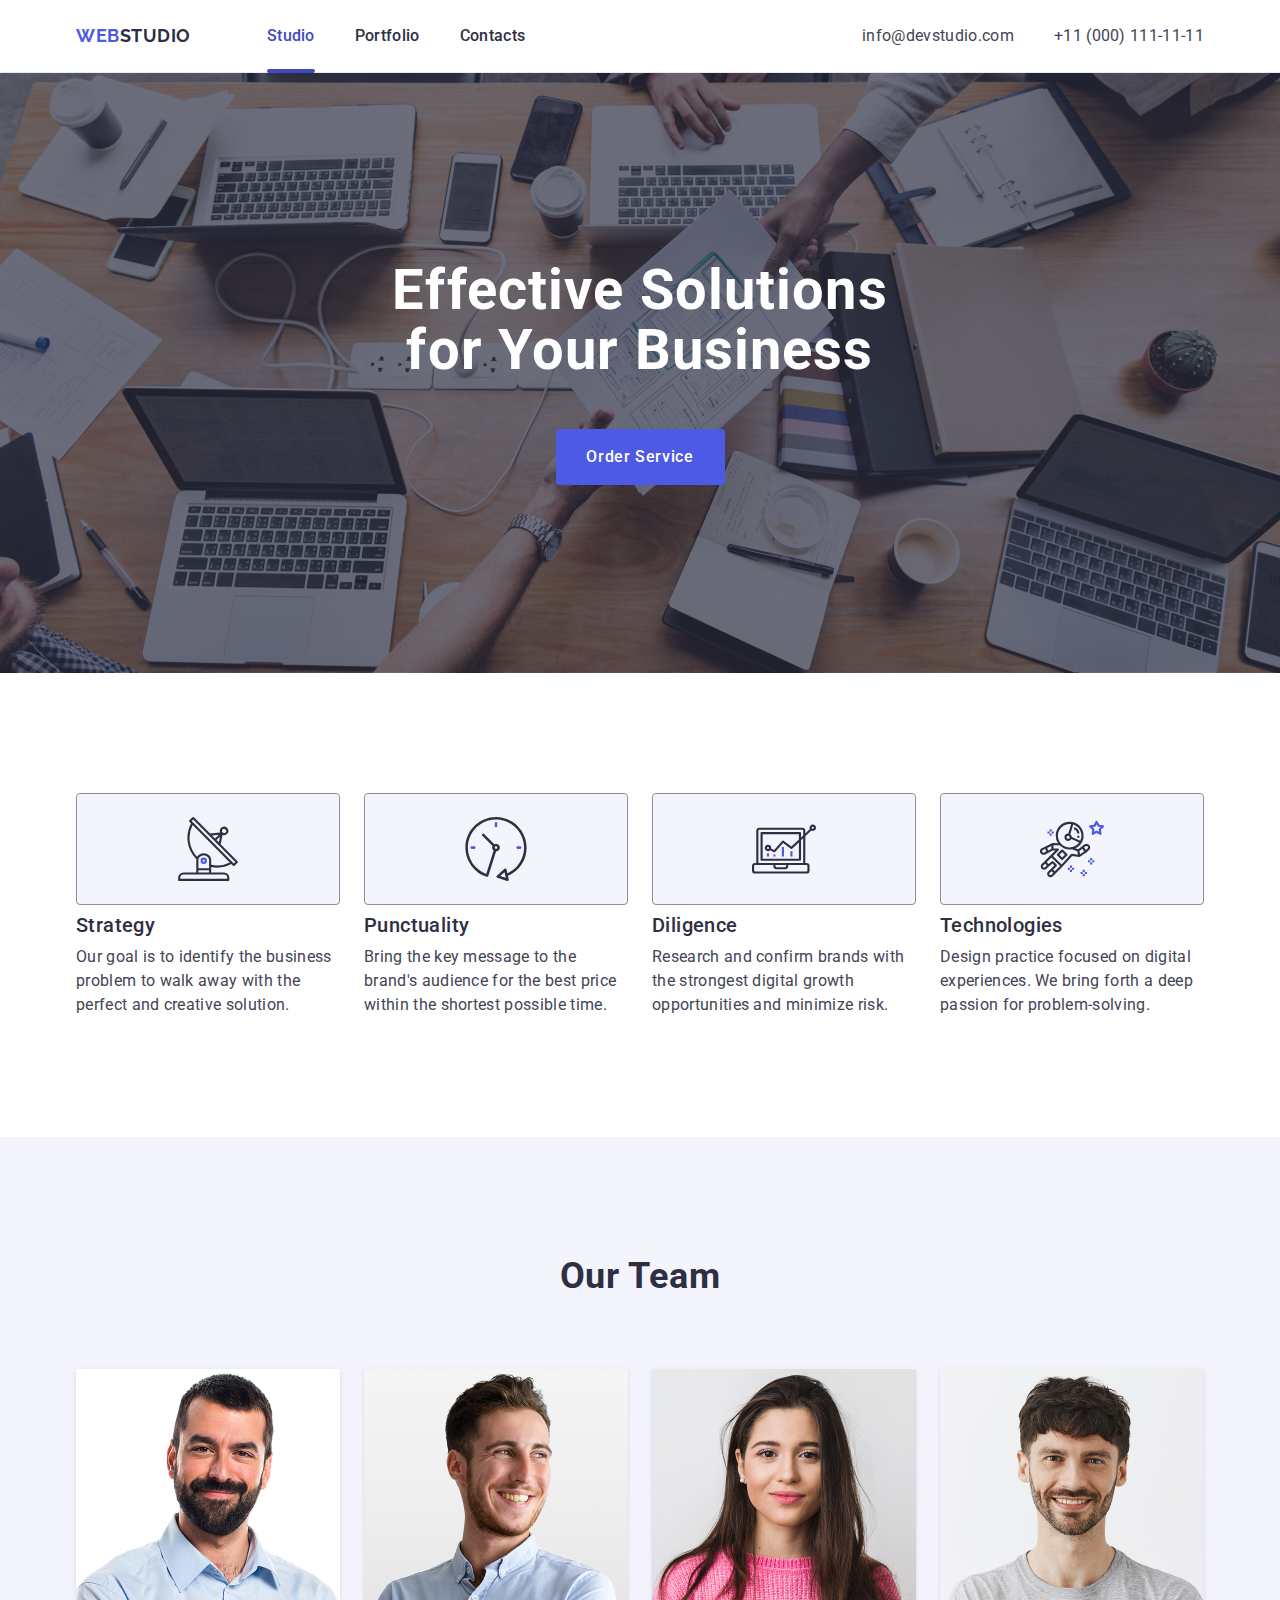
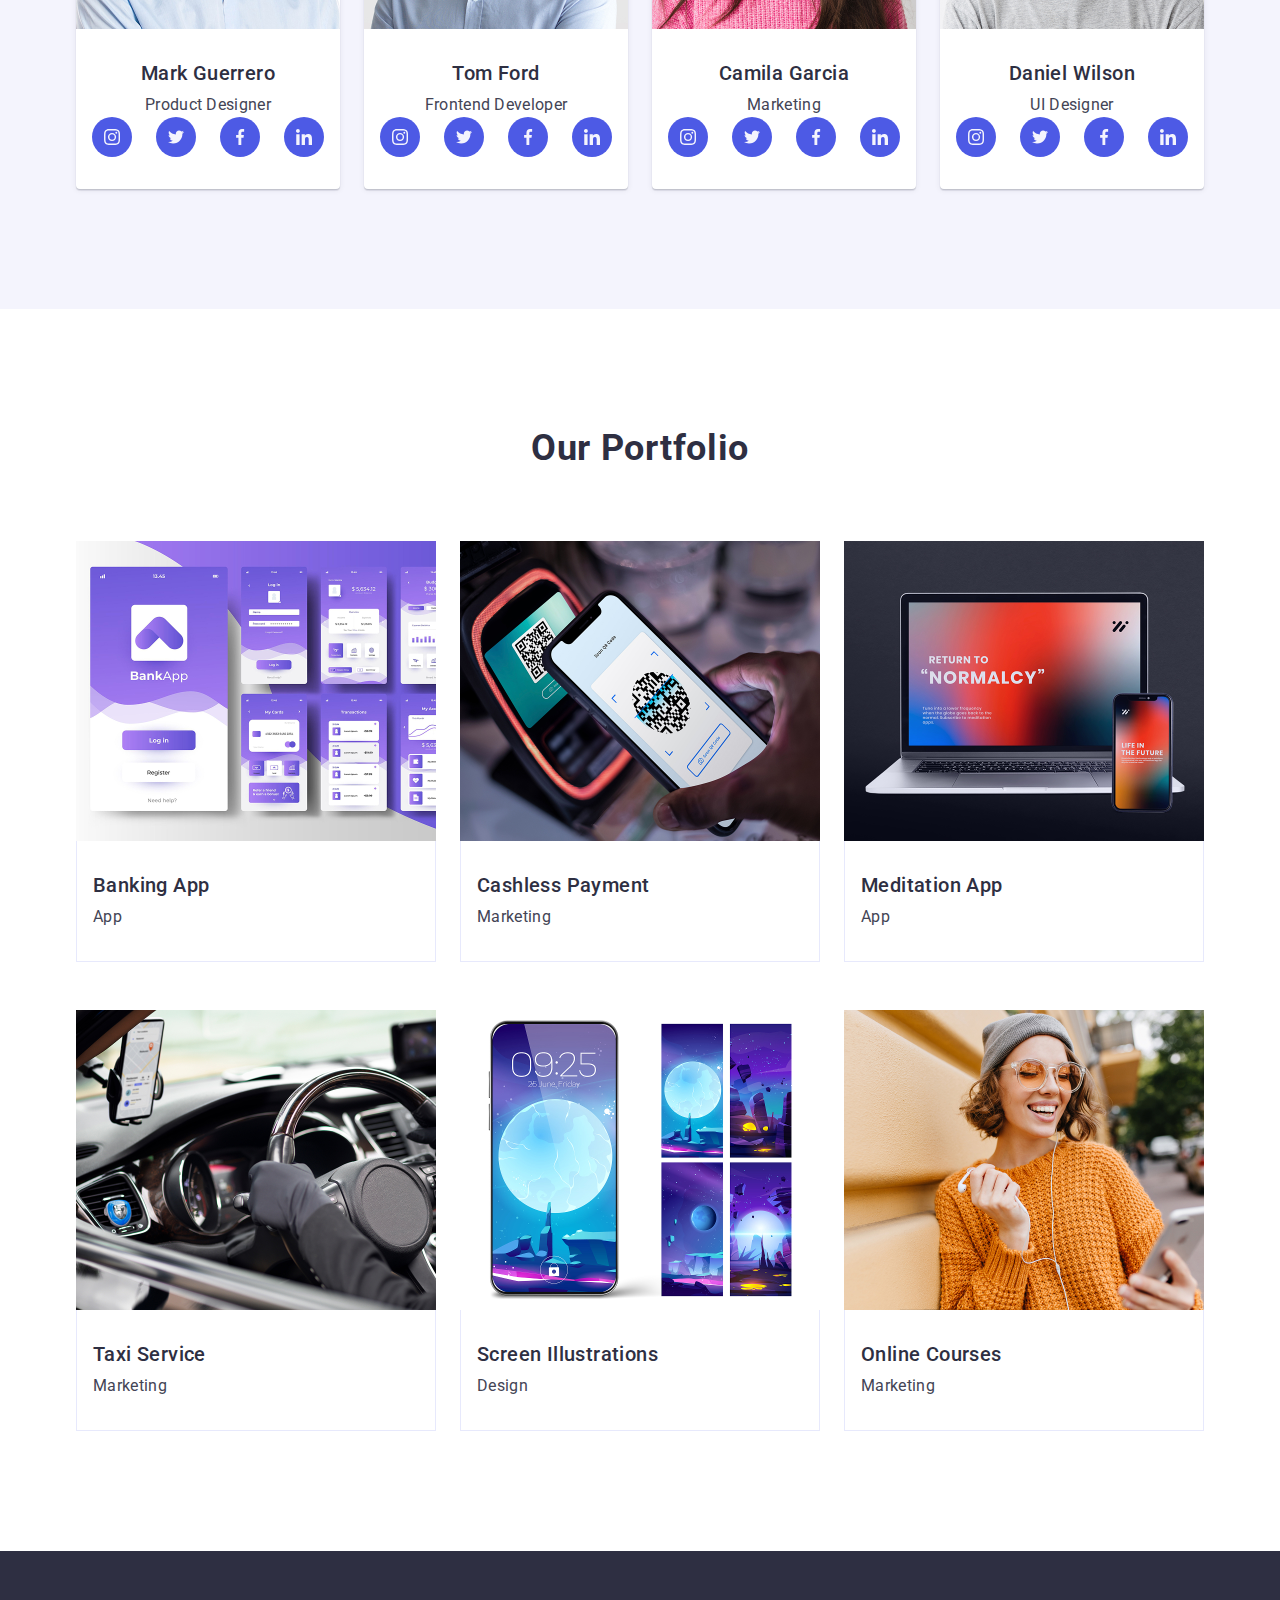
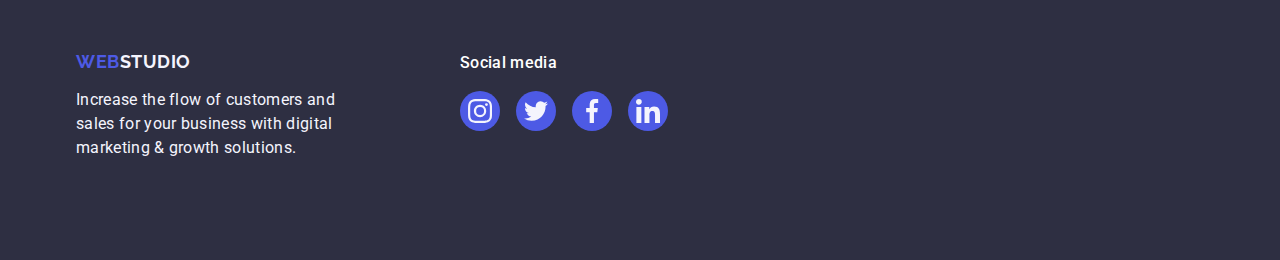
<file: index.html>
<!DOCTYPE html>
<html lang="en">
<head>
    <meta charset="UTF-8">
    <meta name="viewport" content="width=device-width, initial-scale=1.0">
    <title>WebStudio</title>
    <link rel="stylesheet" href="https://cdn.jsdelivr.net/npm/modern-normalize@2.0.0/modern-normalize.min.css">
    <link rel="stylesheet" href="./css/styles.css">
    <link rel="preconnect" href="https://fonts.googleapis.com">
    <link rel="preconnect" href="https://fonts.gstatic.com" crossorigin>
    <link
        href="https://fonts.googleapis.com/css2?family=Montserrat:ital,wght@0,700;1,700&family=Raleway:ital,wght@0,100..900;1,100..900&display=swap"
        rel="stylesheet">
    <link rel="preconnect" href="https://fonts.googleapis.com">
    <link rel="preconnect" href="https://fonts.gstatic.com" crossorigin>
    <link
        href="https://fonts.googleapis.com/css2?family=Montserrat:ital,wght@0,100..900;1,100..900&family=Raleway:ital,wght@0,100..900;1,100..900&family=Roboto:ital,wght@0,100..900;1,100..900&display=swap"
        rel="stylesheet">
</head>
<body class="body">
    <header class="header">
        <div class="container header-container">
            <nav class="header-div-nav">
                <a href="./index.html" class="logo-web">Web<span class="logo-studio">Studio</span></a>
                <ul class="header-div-nav-ul-menu">
                    <li>
                        <a href="./index.html" class="header-nav-ul-li-a header-nav-ul-li-a-active">Studio</a>
                    </li>
                    <li>
                        <a href="" class="header-nav-ul-li-a">Portfolio</a>
                    </li>
                    <li>
                        <a href="" class="header-nav-ul-li-a">Contacts</a>
                    </li>
                </ul>
            </nav>
            <address class="header-address">
                <ul class="header-div-address-ul">
                    <li><a href="mailto:info@devstudio.com" class="address-ul-li-a">info@devstudio.com</a></li>
                    <li><a href="tel:+110001111111" class="address-ul-li-a">+11 (000) 111-11-11</a></li>
                </ul>
            </address>
        </div>
    </header>
    <main>
        <section class="firstsection">
            <div class="container">
                <h1 class="firstsection-h">
                    Effective Solutions for Your Business
                </h1>
                <button type="button" class="firstsection-button">Order Service</button>
            </div>
        </section>
        <section class="secondsection">
            <div class="container">
                <h2 class="visually-hidden">Features</h2>
                <ul class="secondsection-div-ul">
                    <li class="secondsection-div-ul-li">
                        <div class="secondsection-div-ul-div">
                            <svg width="64" height="64" class="secondsection-div-ul-div-icon">
                                <use href="./images/icons.svg#icon-antena">
                                </use>
                            </svg>
                        </div>
                        <h3 class="secondsection-h">
                            Strategy
                        </h3>
                        <p class="secondsection-p">
                            Our goal is to identify the business
                            problem to walk away with the perfect and creative solution.
                        </p>
                    </li>
                    <li class="secondsection-div-ul-li">
                        <div class="secondsection-div-ul-div">
                            <svg width="64" height="64" class="secondsection-div-ul-div-icon">
                                <use href="./images/icons.svg#icon-clock1">
                                </use>
                            </svg>
                        </div>
                        <h3 class="secondsection-h">
                            Punctuality
                        </h3>
                        <p class="secondsection-p">
                            Bring the key message to the brand's audience for the best price within the shortest possible time.
                        </p>
                    </li>
                    <li class="secondsection-div-ul-li">
                        <div class="secondsection-div-ul-div">
                            <svg width="64" height="64" class="secondsection-div-ul-div-icon">
                                <use href="./images/icons.svg#icon-diagram1">
                                </use>
                            </svg>
                        </div>
                        <h3 class="secondsection-h">
                            Diligence
                        </h3>
                        <p class="secondsection-p">
                            Research and confirm brands with the strongest digital growth opportunities and minimize risk.
                        </p>
                    </li>
                    <li class="secondsection-div-ul-li">
                        <div class="secondsection-div-ul-div">
                            <svg width="64" height="64" class="secondsection-div-ul-div-icon">
                                <use href="./images/icons.svg#icon-astronaut1">
                                </use>
                            </svg>
                        </div>
                        <h3 class="secondsection-h">
                            Technologies
                        </h3>
                        <p class="secondsection-p">
                            Design practice focused on digital experiences. We bring forth a deep passion for problem-solving.
                        </p>
                    </li>
                </ul>
            </div>
        </section>
        <section class="thirdsection">
            <div class="container">
                <h2 class="thirdsection-h">Our Team</h2>
                <ul class="thirdsection-div-ul">
                    <li class="thirdsection-ul-li">
                        <img src="./images/img.jpg" height="260" width="264" alt="Photo Mark Guerrero" />
                        <div class="thirdsection-div-ul-li-div">
                            <h3 class="thirdsection-ul-li-h">Mark Guerrero</h3>
                            <p class="thirdsection-ul-li-p">Product Designer</p>
                            <ul class="thirdsection-div-ul-li-div-ul">
                                <li class="thirdsection-div-ul-li-div-ul-li">
                                    <a href="#" class="thirdsection-icons">
                                        <svg height="16" width="16" class="thirdsection-icon">
                                            <use href="./images/icons.svg#icon-inst-footer">
                                            </use>
                                        </svg>
                                    </a>
                                </li>
                                <li class="thirdsection-div-ul-li-div-ul-li">
                                    <a href="#" class="thirdsection-icons">
                                        <svg height="16" width="16" class="thirdsection-icon">
                                            <use href="./images/icons.svg#icon-twitter-footer">
                                            </use>
                                        </svg>
                                    </a>
                                </li>
                                <li class="thirdsection-div-ul-li-div-ul-li">
                                    <a href="#" class="thirdsection-icons">
                                        <svg height="16" width="16" class="thirdsection-icon">
                                            <use href="./images/icons.svg#icon-fb-footer">
                                            </use>
                                        </svg>
                                    </a>
                                </li>
                                <li class="thirdsection-div-ul-li-div-ul-li">
                                    <a href="#" class="thirdsection-icons">
                                        <svg height="16" width="16" class="thirdsection-icon">
                                            <use href="./images/icons.svg#icon-linkedin-footer">
                                            </use>
                                        </svg>
                                    </a>
                                </li>
                            </ul>
                        </div>
                    </li>
                    <li class="thirdsection-ul-li">
                        <img src="./images/img-1.jpg" height="260" width="264" alt="Photo Tom Ford" />
                        <div class="thirdsection-div-ul-li-div">
                            <h3 class="thirdsection-ul-li-h">Tom Ford</h3>
                            <p class="thirdsection-ul-li-p">Frontend Developer</p>
                            <ul class="thirdsection-div-ul-li-div-ul">
                                <li class="thirdsection-div-ul-li-div-ul-li">
                                    <a href="#" class="thirdsection-icons">
                                        <svg height="16" width="16" class="thirdsection-icon">
                                            <use href="./images/icons.svg#icon-inst-footer">
                                            </use>
                                        </svg>
                                    </a>
                                </li>
                                <li class="thirdsection-div-ul-li-div-ul-li">
                                    <a href="#" class="thirdsection-icons">
                                        <svg height="16" width="16" class="thirdsection-icon">
                                            <use href="./images/icons.svg#icon-twitter-footer">
                                            </use>
                                        </svg>
                                    </a>
                                </li>
                                <li class="thirdsection-div-ul-li-div-ul-li">
                                    <a href="#" class="thirdsection-icons">
                                        <svg height="16" width="16" class="thirdsection-icon">
                                            <use href="./images/icons.svg#icon-fb-footer">
                                            </use>
                                        </svg>
                                    </a>
                                </li>
                                <li class="thirdsection-div-ul-li-div-ul-li">
                                    <a href="#" class="thirdsection-icons">
                                        <svg height="16" width="16" class="thirdsection-icon">
                                            <use href="./images/icons.svg#icon-linkedin-footer">
                                            </use>
                                        </svg>
                                    </a>
                                </li>
                            </ul>
                        </div>
                    </li>
                    <li class="thirdsection-ul-li">
                        <img src="./images/img-2.jpg" height="260" width="264" alt="Photo Camila Garcia" />
                        <div class="thirdsection-div-ul-li-div">
                            <h3 class="thirdsection-ul-li-h">Camila Garcia</h3>
                            <p class="thirdsection-ul-li-p">Marketing</p>
                            <ul class="thirdsection-div-ul-li-div-ul">
                                <li class="thirdsection-div-ul-li-div-ul-li">
                                    <a href="#" class="thirdsection-icons">
                                        <svg height="16" width="16" class="thirdsection-icon">
                                            <use href="./images/icons.svg#icon-inst-footer">
                                            </use>
                                        </svg>
                                    </a>
                                </li>
                                <li>
                                    <a href="#" class="thirdsection-icons">
                                        <svg height="16" width="16" class="thirdsection-icon">
                                            <use href="./images/icons.svg#icon-twitter-footer">
                                            </use>
                                        </svg>
                                    </a>
                                </li>
                                <li>
                                    <a href="#" class="thirdsection-icons">
                                        <svg height="16" width="16" class="thirdsection-icon">
                                            <use href="./images/icons.svg#icon-fb-footer">
                                            </use>
                                        </svg>
                                    </a>
                                </li>
                                <li>
                                    <a href="#" class="thirdsection-icons">
                                        <svg height="16" width="16" class="thirdsection-icon">
                                            <use href="./images/icons.svg#icon-linkedin-footer">
                                            </use>
                                        </svg>
                                    </a>
                                </li>
                            </ul>
                        </div>
                    </li>
                    <li class="thirdsection-ul-li">
                        <img src="./images/img-3.jpg" height="260" width="264" alt="Photo Daniel Wilson" />
                        <div class="thirdsection-div-ul-li-div">
                            <h3 class="thirdsection-ul-li-h">Daniel Wilson</h3>
                            <p class="thirdsection-ul-li-p">UI Designer</p>
                            <ul class="thirdsection-div-ul-li-div-ul">
                                <li class="thirdsection-div-ul-li-div-ul-li">
                                    <a href="#" class="thirdsection-icons">
                                        <svg height="16" width="16" class="thirdsection-icon">
                                            <use href="./images/icons.svg#icon-inst-footer">
                                            </use>
                                        </svg>
                                    </a>
                                </li>
                                <li class="thirdsection-div-ul-li-div-ul-li">
                                    <a href="#" class="thirdsection-icons">
                                        <svg height="16" width="16" class="thirdsection-icon">
                                            <use href="./images/icons.svg#icon-twitter-footer">
                                            </use>
                                        </svg>
                                    </a>
                                </li>
                                <li class="thirdsection-div-ul-li-div-ul-li">
                                    <a href="#" class="thirdsection-icons">
                                        <svg height="16" width="16" class="thirdsection-icon">
                                            <use href="./images/icons.svg#icon-fb-footer">
                                            </use>
                                        </svg>
                                    </a>
                                </li>
                                <li class="thirdsection-div-ul-li-div-ul-li">
                                    <a href="#" class="thirdsection-icons">
                                        <svg height="16" width="16" class="thirdsection-icon">
                                            <use href="./images/icons.svg#icon-linkedin-footer">
                                            </use>
                                        </svg>
                                    </a>
                                </li>
                            </ul>
                        </div>
                    </li>
                </ul>
            </div>
        </section>
        <section class="forthsection">
            <div class="container">
                <h2 class="forthsection-h">Our Portfolio</h2>
                <ul class="forthsection-div-ul">
                    <li class="forthsection-div-ul-li">
                        <div class="forthsection-div-ul-li-div-hidden">
                            <img src="./images/imgbankingapp.jpg" alt="BankingApp" width="360" height="300" class="forthsection-div-ul-li-div-img">
                            <p class="forthsection-div-ul-li-div-p">
                                14 Stylish and User-Friendly App Design Concepts · Task Manager App · Calorie Tracker App · Exotic Fruit Ecommerce App ·
                                Cloud Storage App
                            </p>
                        </div>
                        <div class="forthsection-div-ul-li-div">
                            <h3 class="forthsection-ul-li-h">Banking App</h3>
                            <p class="forthsection-ul-li-p">App</p>
                        </div>
                    </li>
                    <li class="forthsection-div-ul-li">
                        <div class="forthsection-div-ul-li-div-hidden">
                            <img src="./images/imgcashlesspayment.jpg" alt="CashlessPayment" width="360" height="300" class="forthsection-div-ul-li-div-img">
                            <p class="forthsection-div-ul-li-div-p">
                                14 Stylish and User-Friendly App Design Concepts · Task Manager App · Calorie Tracker App · Exotic Fruit
                                Ecommerce App ·
                                Cloud Storage App
                            </p>
                        </div>
                        <div class="forthsection-div-ul-li-div">
                            <h3 class="forthsection-ul-li-h">Cashless Payment</h3>
                            <p class="forthsection-ul-li-p">Marketing</p>
                        </div>
                    </li>
                    <li class="forthsection-div-ul-li">
                        <div class="forthsection-div-ul-li-div-hidden">
                            <img src="./images/imgmeditationapp.jpg" alt="MeditationApp" width="360" height="300" class="forthsection-div-ul-li-div-img">
                            <p class="forthsection-div-ul-li-div-p">
                                14 Stylish and User-Friendly App Design Concepts · Task Manager App · Calorie Tracker App · Exotic Fruit
                                Ecommerce App ·
                                Cloud Storage App
                            </p>
                        </div>
                        <div class="forthsection-div-ul-li-div">
                            <h3 class="forthsection-ul-li-h">Meditation App</h3>
                            <p class="forthsection-ul-li-p">App</p>
                        </div>
                    </li>
                    <li class="forthsection-div-ul-li">
                        <div class="forthsection-div-ul-li-div-hidden">
                            <img src="./images/imgtaxiservice.jpg" alt="TaxiService" width="360" height="300" class="forthsection-div-ul-li-div-img">
                            <p class="forthsection-div-ul-li-div-p">
                                14 Stylish and User-Friendly App Design Concepts · Task Manager App · Calorie Tracker App · Exotic Fruit
                                Ecommerce App ·
                                Cloud Storage App
                            </p>
                        </div>
                        <div class="forthsection-div-ul-li-div">
                            <h3 class="forthsection-ul-li-h">Taxi Service</h3>
                            <p class="forthsection-ul-li-p">Marketing</p>
                        </div>
                    </li>
                    <li class="forthsection-div-ul-li">
                        <div class="forthsection-div-ul-li-div-hidden">
                            <img src="./images/imgscreenillustration.jpg" alt="ScreenIllustration" width="360" height="300" class="forthsection-div-ul-li-div-img">
                            <p class="forthsection-div-ul-li-div-p">
                                14 Stylish and User-Friendly App Design Concepts · Task Manager App · Calorie Tracker App · Exotic Fruit
                                Ecommerce App ·
                                Cloud Storage App
                            </p>
                        </div>
                        <div class="forthsection-div-ul-li-div">
                            <h3 class="forthsection-ul-li-h">Screen Illustrations</h3>
                            <p class="forthsection-ul-li-p">Design</p>
                        </div>
                    </li>
                    <li class="forthsection-div-ul-li">
                        <div class="forthsection-div-ul-li-div-hidden">
                            <img src="./images/imgonlinecourses.jpg" alt="OnlineCourses" width="360" height="300" class="forthsection-div-ul-li-div-img">
                            <p class="forthsection-div-ul-li-div-p">
                                14 Stylish and User-Friendly App Design Concepts · Task Manager App · Calorie Tracker App · Exotic Fruit
                                Ecommerce App ·
                                Cloud Storage App
                            </p>
                        </div>
                        <div class="forthsection-div-ul-li-div">
                            <h3 class="forthsection-ul-li-h">Online Courses</h3>
                            <p class="forthsection-ul-li-p">Marketing</p>
                        </div>
                    </li>
                </ul>
            </div>
        </section>
    </main>
    <footer class="footer">
        <div class="container footer-container">
            <div class="footer-div-logo">
                <a href="./index.html" class="logo-web">Web<span class="logo-studio">Studio</span></a>
                <p class="footer-p">
                    Increase the flow of customers and sales for your business with digital marketing & growth solutions.
                </p>
            </div>
            <div>
                <p class="footer-div-p">
                    Social media
                </p>
                <ul class="footer-div-ul">
                    <li class="footer-div-ul-li">
                        <a href="#" class="footer-icons">
                            <svg height="24" width="24" class="footer-icon">
                                <use href="./images/icons.svg#icon-inst-footer">
                                </use>
                            </svg>
                        </a>
                    </li>
                    <li class="footer-div-ul-li">
                        <a href="#" class="footer-icons">
                            <svg height="24" width="24" class="footer-icon">
                                <use href="./images/icons.svg#icon-twitter-footer">
                                </use>
                            </svg>
                        </a>
                    </li>
                    <li class="footer-div-ul-li">
                        <a href="#" class="footer-icons">
                            <svg height="24" width="24" class="footer-icon">
                                <use href="./images/icons.svg#icon-fb-footer">
                                </use>
                            </svg>
                        </a>
                    </li>
                    <li class="footer-div-ul-li">
                        <a href="#" class="footer-icons">
                            <svg height="24" width="24" class="footer-icon">
                                <use href="./images/icons.svg#icon-linkedin-footer">
                                </use>
                            </svg>
                        </a>
                    </li>
                </ul>
            </div>
        </div>
    </footer>
</body>
</html>
</file>
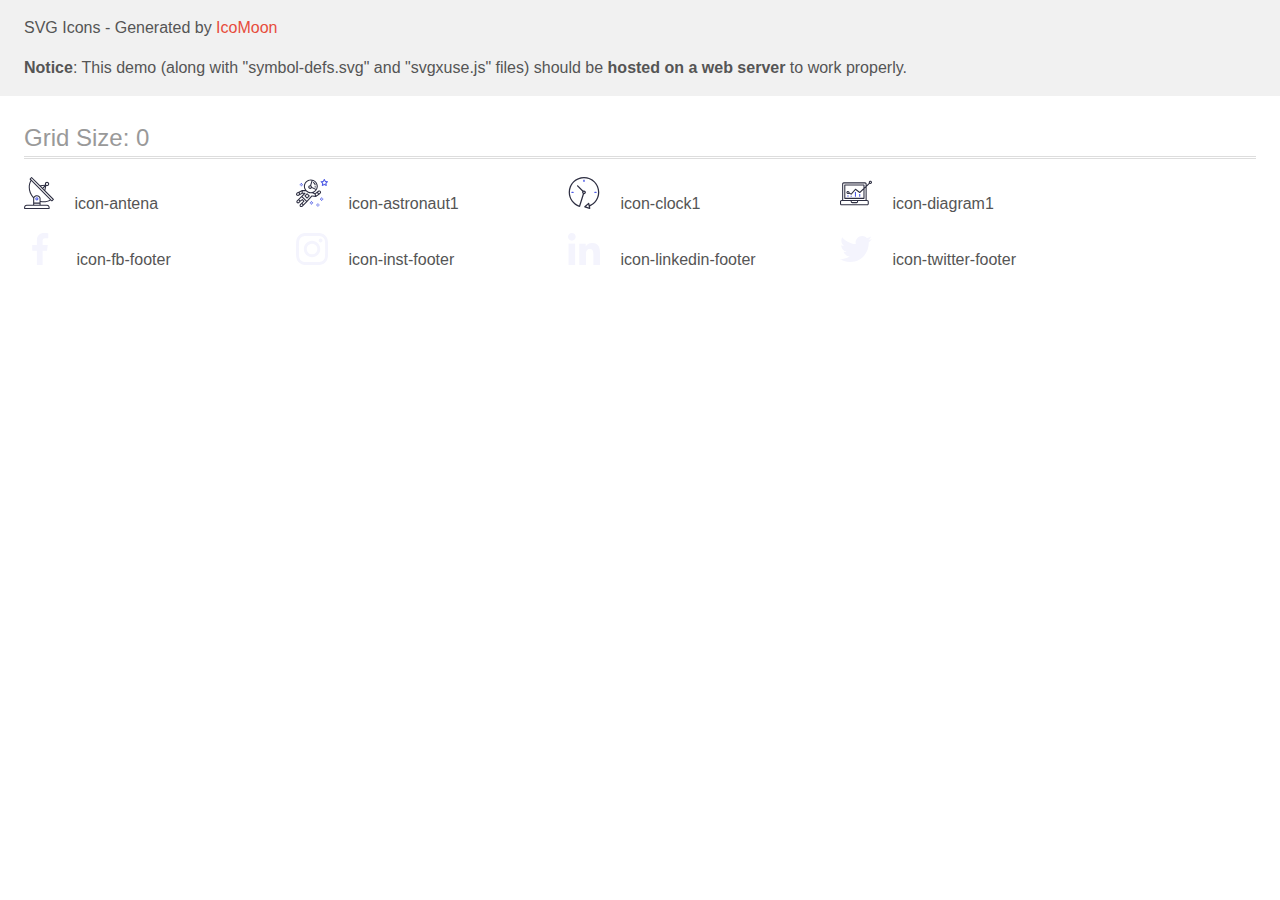
<file: icomoon/demo-external-svg.html>
<!doctype html>
<html>
<head>
    <title>IcoMoon - SVG Icons</title>
    <meta charset="utf-8">
    <meta name="viewport" content="width=device-width, initial-scale=1">
    <link rel="stylesheet" href="demo-files/demo.css">
    <link rel="stylesheet" href="style.css">
</head>
<body>
<header class="bgc1 clearfix">
<div class="mhl">
    <p>SVG Icons - Generated by <a href="https://icomoon.io/app">IcoMoon</a></p><p><strong>Notice</strong>: This demo (along with "symbol-defs.svg" and "svgxuse.js" files) should be <b>hosted on a web server</b> to work properly.</p>
</div>
</header>
    <div class="clearfix mhl ptl">
        <h1 class="mvm mtn fgc1">Grid Size: 0</h1>
        <div class="glyph fs1">
            <div class="clearfix pbs">
                <svg class="icon icon-antena"><use xlink:href="symbol-defs.svg#icon-antena"></use></svg><span class="name"> icon-antena</span>
            </div>
        </div>
        <div class="glyph fs1">
            <div class="clearfix pbs">
                <svg class="icon icon-astronaut1"><use xlink:href="symbol-defs.svg#icon-astronaut1"></use></svg><span class="name"> icon-astronaut1</span>
            </div>
        </div>
        <div class="glyph fs1">
            <div class="clearfix pbs">
                <svg class="icon icon-clock1"><use xlink:href="symbol-defs.svg#icon-clock1"></use></svg><span class="name"> icon-clock1</span>
            </div>
        </div>
        <div class="glyph fs1">
            <div class="clearfix pbs">
                <svg class="icon icon-diagram1"><use xlink:href="symbol-defs.svg#icon-diagram1"></use></svg><span class="name"> icon-diagram1</span>
            </div>
        </div>
        <div class="glyph fs1">
            <div class="clearfix pbs">
                <svg class="icon icon-fb-footer"><use xlink:href="symbol-defs.svg#icon-fb-footer"></use></svg><span class="name"> icon-fb-footer</span>
            </div>
        </div>
        <div class="glyph fs1">
            <div class="clearfix pbs">
                <svg class="icon icon-inst-footer"><use xlink:href="symbol-defs.svg#icon-inst-footer"></use></svg><span class="name"> icon-inst-footer</span>
            </div>
        </div>
        <div class="glyph fs1">
            <div class="clearfix pbs">
                <svg class="icon icon-linkedin-footer"><use xlink:href="symbol-defs.svg#icon-linkedin-footer"></use></svg><span class="name"> icon-linkedin-footer</span>
            </div>
        </div>
        <div class="glyph fs1">
            <div class="clearfix pbs">
                <svg class="icon icon-twitter-footer"><use xlink:href="symbol-defs.svg#icon-twitter-footer"></use></svg><span class="name"> icon-twitter-footer</span>
            </div>
        </div>
  </div>
<script defer src="svgxuse.js"></script>
</body>
</html>
</file>
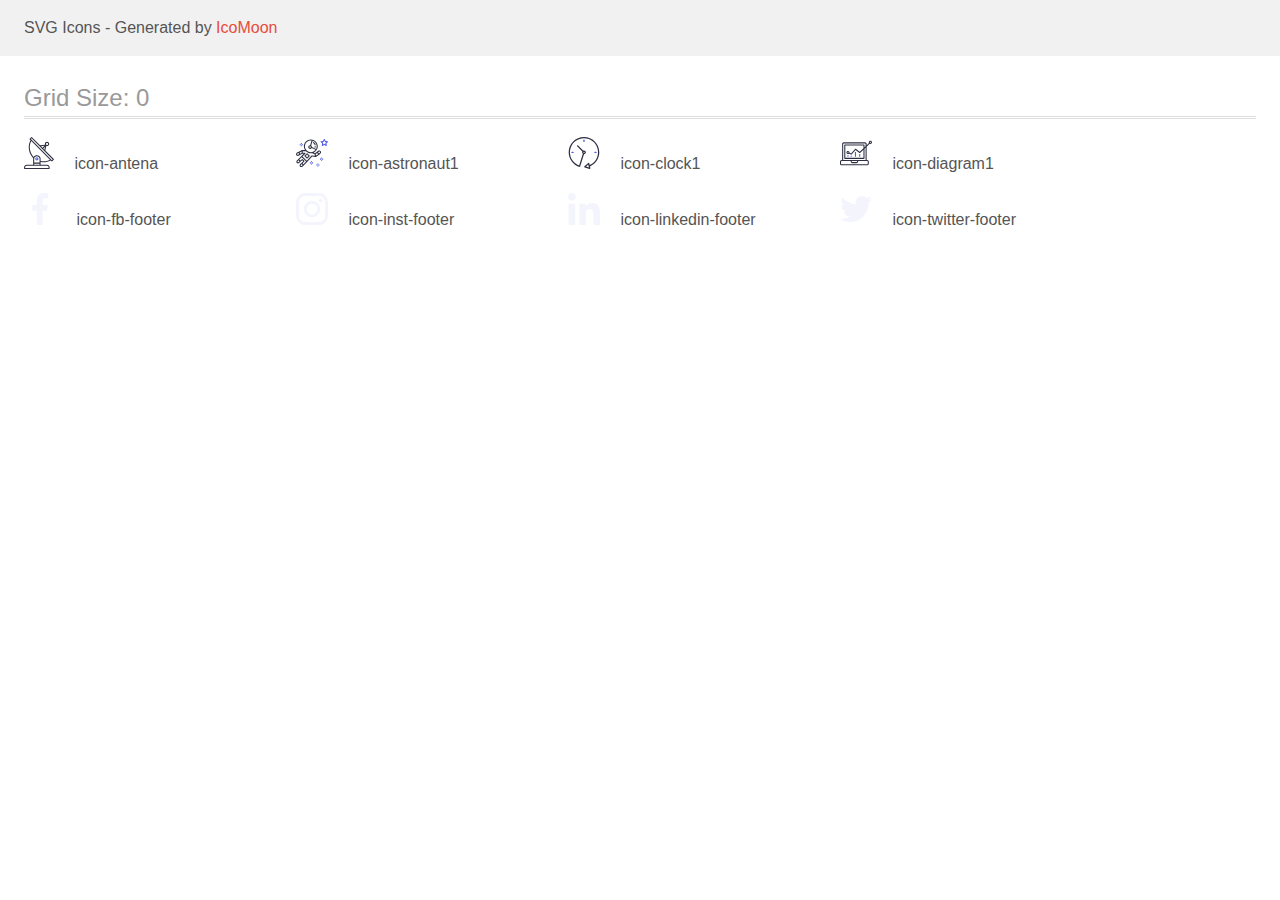
<file: icomoon/demo.html>
<!doctype html>
<html>
<head>
    <title>IcoMoon - SVG Icons</title>
    <meta charset="utf-8">
    <meta name="viewport" content="width=device-width, initial-scale=1">
    <link rel="stylesheet" href="demo-files/demo.css">
    <link rel="stylesheet" href="style.css">
</head>
<body>
<svg aria-hidden="true" style="position: absolute; width: 0; height: 0; overflow: hidden;" version="1.1" xmlns="http://www.w3.org/2000/svg" xmlns:xlink="http://www.w3.org/1999/xlink">
<defs>
<symbol id="icon-antena" viewBox="0 0 30 32">
<path fill="#2e2f42" style="fill: var(--color1, #2e2f42)" d="M29.773 22.098l-8.443-8.505 0.937-4.615c0.242 0.094 0.499 0.144 0.758 0.146h0.006c1.192 0.014 2.17-0.941 2.184-2.133s-0.941-2.17-2.133-2.184c-1.192-0.014-2.17 0.941-2.184 2.133-0.003 0.255 0.039 0.509 0.125 0.749l-4.96 0.605-8.091-8.133c-0.099-0.101-0.235-0.159-0.377-0.16-0.14 0.001-0.274 0.056-0.373 0.155l-1.513 1.504c-0.208 0.208-0.208 0.546 0 0.754l0.814 0.826c-3.153 5.798-2.129 12.978 2.519 17.663 0.043 0.041 0.092 0.074 0.146 0.098-0.034 0.18-0.051 0.364-0.052 0.547v6.187h-6.4c-1.472 0.002-2.665 1.195-2.667 2.667v1.067c0 0.295 0.239 0.533 0.533 0.533h24.533c0.295 0 0.533-0.239 0.533-0.533v-1.067c-0.002-1.472-1.195-2.665-2.667-2.667h-6.4v-2.742c1.003 0.21 2.024 0.317 3.049 0.32 2.458-0.003 4.877-0.615 7.040-1.783l0.818 0.823c0.099 0.101 0.235 0.159 0.377 0.16 0.14-0.001 0.274-0.056 0.373-0.155l1.513-1.504c0.208-0.208 0.208-0.546 0-0.754zM22.28 6.233c0.418-0.415 1.093-0.414 1.509 0.004s0.414 1.093-0.004 1.508c-0.2 0.199-0.47 0.31-0.752 0.31h-0.003c-0.589-0.003-1.064-0.483-1.061-1.072 0.002-0.282 0.115-0.552 0.314-0.751h-0.002zM21.024 9.738l-0.598 2.946-1.175-1.182 1.774-1.763zM20.419 8.836l-1.92 1.909-1.485-1.493 3.405-0.415zM23.004 28.8c0.884 0 1.6 0.716 1.6 1.6v0.533h-23.467v-0.533c0-0.884 0.716-1.6 1.6-1.6h20.267zM15.537 26.667v1.067h-5.333v-1.067h5.333zM10.204 25.6v-4.053c0-1.294 1.196-2.347 2.667-2.347s2.667 1.053 2.667 2.347v4.053h-5.333zM16.604 23.904v-2.357c0-1.882-1.675-3.413-3.733-3.413-1.331-0.020-2.576 0.657-3.281 1.786-4.058-4.274-4.971-10.645-2.279-15.887l18.602 18.708c-2.872 1.461-6.165 1.873-9.309 1.163zM27.893 23.22l-21.057-21.181 0.755-0.752 7.935 7.98c0.004 0 0.006 0.007 0.010 0.010l13.115 13.191-0.757 0.752z"></path>
<path fill="#4d5ae5" style="fill: var(--color2, #4d5ae5)" d="M12.876 20.267h-0.005c-0.884-0.001-1.601 0.714-1.602 1.598s0.714 1.601 1.598 1.602h0.005c0.884 0.001 1.601-0.714 1.602-1.598s-0.714-1.601-1.598-1.602zM13.249 22.245c-0.1 0.1-0.236 0.156-0.378 0.155-0.295-0.002-0.532-0.242-0.531-0.536 0.001-0.141 0.057-0.276 0.157-0.375s0.233-0.154 0.373-0.155c0.295 0.002 0.532 0.242 0.531 0.536-0.001 0.141-0.057 0.276-0.157 0.375h0.005z"></path>
</symbol>
<symbol id="icon-astronaut1" viewBox="0 0 32 32">
<path fill="#4d5ae5" style="fill: var(--color2, #4d5ae5)" d="M31.974 4.524c-0.063-0.193-0.229-0.333-0.43-0.363l-1.91-0.278-0.855-1.731c-0.179-0.365-0.777-0.365-0.956 0l-0.855 1.731-1.91 0.278c-0.201 0.029-0.367 0.17-0.431 0.363-0.062 0.193-0.011 0.405 0.135 0.547l1.383 1.348-0.326 1.903c-0.034 0.2 0.048 0.402 0.212 0.522 0.166 0.121 0.382 0.135 0.562 0.040l1.709-0.899 1.709 0.899c0.078 0.041 0.164 0.061 0.249 0.061 0.11 0 0.221-0.034 0.314-0.102 0.164-0.119 0.246-0.322 0.212-0.522l-0.326-1.903 1.383-1.348c0.145-0.142 0.197-0.354 0.135-0.547zM29.511 5.851c-0.125 0.122-0.183 0.299-0.153 0.472l0.191 1.114-1-0.526c-0.078-0.041-0.163-0.061-0.249-0.061s-0.17 0.020-0.249 0.061l-1.001 0.526 0.191-1.114c0.030-0.173-0.028-0.349-0.153-0.472l-0.81-0.789 1.119-0.163c0.174-0.025 0.324-0.134 0.402-0.292l0.5-1.013 0.5 1.013c0.078 0.157 0.228 0.267 0.402 0.292l1.119 0.163-0.809 0.789z"></path>
<path fill="#4d5ae5" style="fill: var(--color2, #4d5ae5)" d="M26.133 20.522h-1.067v1.067h1.067v-1.067z"></path>
<path fill="#4d5ae5" style="fill: var(--color2, #4d5ae5)" d="M26.133 22.656h-1.067v1.067h1.067v-1.067z"></path>
<path fill="#4d5ae5" style="fill: var(--color2, #4d5ae5)" d="M27.2 21.589h-1.067v1.067h1.067v-1.067z"></path>
<path fill="#4d5ae5" style="fill: var(--color2, #4d5ae5)" d="M25.067 21.589h-1.067v1.067h1.067v-1.067z"></path>
<path fill="#4d5ae5" style="fill: var(--color2, #4d5ae5)" d="M22.4 26.389h-1.067v1.067h1.067v-1.067z"></path>
<path fill="#4d5ae5" style="fill: var(--color2, #4d5ae5)" d="M22.4 28.522h-1.067v1.067h1.067v-1.067z"></path>
<path fill="#4d5ae5" style="fill: var(--color2, #4d5ae5)" d="M23.467 27.456h-1.067v1.067h1.067v-1.067z"></path>
<path fill="#4d5ae5" style="fill: var(--color2, #4d5ae5)" d="M21.333 27.456h-1.067v1.067h1.067v-1.067z"></path>
<path fill="#4d5ae5" style="fill: var(--color2, #4d5ae5)" d="M16 24.256h-1.067v1.067h1.067v-1.067z"></path>
<path fill="#4d5ae5" style="fill: var(--color2, #4d5ae5)" d="M16 26.389h-1.067v1.067h1.067v-1.067z"></path>
<path fill="#4d5ae5" style="fill: var(--color2, #4d5ae5)" d="M17.067 25.322h-1.067v1.067h1.067v-1.067z"></path>
<path fill="#4d5ae5" style="fill: var(--color2, #4d5ae5)" d="M14.933 25.322h-1.067v1.067h1.067v-1.067z"></path>
<path fill="#4d5ae5" style="fill: var(--color2, #4d5ae5)" d="M5.867 6.122h-1.067v1.067h1.067v-1.067z"></path>
<path fill="#4d5ae5" style="fill: var(--color2, #4d5ae5)" d="M5.867 8.255h-1.067v1.067h1.067v-1.067z"></path>
<path fill="#4d5ae5" style="fill: var(--color2, #4d5ae5)" d="M6.933 7.189h-1.067v1.067h1.067v-1.067z"></path>
<path fill="#4d5ae5" style="fill: var(--color2, #4d5ae5)" d="M4.8 7.189h-1.067v1.067h1.067v-1.067z"></path>
<path fill="#2e2f42" style="fill: var(--color1, #2e2f42)" d="M24.715 14.159c-0.287-0.388-0.709-0.637-1.188-0.705-0.481-0.068-0.956 0.058-1.34 0.352l-1.252 0.96-1.898 1.417-1.358-0.541c2.421-1.086 4.114-3.508 4.114-6.32 0-3.823-3.123-6.933-6.961-6.933s-6.961 3.11-6.961 6.933c0 1.386 0.414 2.674 1.12 3.758l-2.764-0.024c-0.002 0-0.003 0-0.005 0-0.009 0-0.015 0.004-0.023 0.005-0.053 0.002-0.105 0.013-0.155 0.031-0.013 0.005-0.026 0.008-0.038 0.013-0.006 0.003-0.013 0.003-0.019 0.006l-3.233 1.596c-0.001 0-0.001 0-0.001 0.001l-1.893 0.911c-0.021 0.009-0.042 0.021-0.063 0.035-0.755 0.502-1.012 1.489-0.598 2.295 0.22 0.429 0.595 0.745 1.056 0.889 0.178 0.055 0.359 0.083 0.539 0.083 0.29 0 0.577-0.071 0.839-0.211l1.388-0.738 2.264-1.169 1.357-0.008-5.442 5.416c-0.001 0.001-0.001 0.001-0.002 0.001l-1.339 1.333c-0.316 0.315-0.49 0.732-0.49 1.178s0.174 0.863 0.49 1.179c0.325 0.323 0.752 0.485 1.179 0.485s0.854-0.162 1.18-0.485l1.314-1.309 1.741-1.3 0.901 0.897-1.762 1.754c-0 0.001-0.001 0.001-0.002 0.001l-1.339 1.333c-0.316 0.315-0.49 0.732-0.49 1.178s0.174 0.863 0.49 1.179c0.325 0.323 0.753 0.485 1.18 0.485s0.855-0.162 1.18-0.485l3.482-3.467c0.001-0.001 0.001-0.001 0.001-0.002l1.010-1-0.004-0.004c0.006-0.006 0.015-0.009 0.022-0.015l5.166-5.658 3.471 0.494c0.025 0.004 0.050 0.005 0.075 0.005 0.065 0 0.127-0.015 0.187-0.038 0.018-0.006 0.033-0.015 0.050-0.023 0.019-0.010 0.039-0.015 0.058-0.027l3.213-2.133c0.012-0.008 0.018-0.021 0.029-0.029 0.013-0.010 0.029-0.014 0.041-0.026l1.271-1.191c0.662-0.62 0.753-1.635 0.212-2.362zM2.13 17.77c-0.173 0.093-0.37 0.111-0.558 0.052-0.187-0.058-0.338-0.186-0.427-0.358-0.161-0.314-0.068-0.695 0.214-0.902l1.314-0.632 0.449 1.313-0.992 0.527zM5.628 15.942l-1.548 0.8-0.439-1.283 2.027-1.001-0.040 1.484zM20.727 9.322c0 0.918-0.219 1.785-0.599 2.559l-4.181-1.899c-0.044-0.573-0.341-1.075-0.788-1.388l1.464-4.86c2.378 0.756 4.105 2.974 4.105 5.588zM8.938 9.322c0-3.235 2.644-5.867 5.894-5.867 0.253 0 0.5 0.021 0.745 0.052l-1.432 4.754c-0.019-0.001-0.037-0.006-0.057-0.006-1.033 0-1.873 0.837-1.873 1.867s0.84 1.867 1.873 1.867c0.694 0 1.294-0.383 1.618-0.945l3.862 1.755c-1.075 1.446-2.795 2.39-4.737 2.39-3.25 0-5.894-2.632-5.894-5.867zM14.894 10.122c0 0.441-0.362 0.8-0.806 0.8s-0.806-0.359-0.806-0.8c0-0.441 0.362-0.8 0.806-0.8s0.806 0.359 0.806 0.8zM2.465 25.146c-0.236 0.234-0.619 0.234-0.854 0.001-0.114-0.114-0.176-0.263-0.176-0.423s0.062-0.309 0.176-0.421l0.962-0.958 0.851 0.848-0.959 0.955zM5.679 28.88c-0.236 0.234-0.619 0.235-0.855 0.001-0.114-0.114-0.176-0.263-0.176-0.423s0.062-0.309 0.176-0.421l0.963-0.959 0.852 0.848-0.96 0.955zM9.16 25.411c-0.001 0-0.001 0-0.002 0.001l-1.765 1.76-0.852-0.848 1.763-1.755c0 0 0 0 0-0s0.001-0.001 0.002-0.001c0.040-0.040 0.065-0.088 0.090-0.135 0.007-0.014 0.020-0.026 0.026-0.040 0.017-0.041 0.019-0.085 0.026-0.129 0.003-0.025 0.014-0.047 0.014-0.073 0-0.036-0.013-0.070-0.020-0.106-0.006-0.032-0.006-0.065-0.019-0.095-0.020-0.050-0.055-0.094-0.091-0.138-0.010-0.012-0.014-0.027-0.025-0.038 0 0 0 0-0.001 0s-0.001-0.002-0.001-0.002l-1.607-1.6c-0.017-0.017-0.039-0.024-0.058-0.038-0.028-0.022-0.055-0.042-0.087-0.058-0.030-0.015-0.061-0.024-0.093-0.033-0.034-0.010-0.067-0.017-0.103-0.020-0.033-0.002-0.063 0.001-0.095 0.005-0.036 0.004-0.069 0.009-0.104 0.020-0.034 0.011-0.063 0.027-0.094 0.045-0.020 0.011-0.042 0.015-0.061 0.029l-1.773 1.324-0.901-0.897 2.399-2.386 4.361 4.289-0.928 0.919zM15.979 18.394c-0.015-0.002-0.030 0.004-0.045 0.003-0.039-0.002-0.076 0.001-0.115 0.007-0.030 0.005-0.059 0.011-0.088 0.021-0.034 0.012-0.065 0.028-0.097 0.047-0.030 0.018-0.057 0.037-0.083 0.061-0.013 0.011-0.028 0.017-0.040 0.029l-4.698 5.146-4.328-4.257 2.833-2.818c0.209-0.208 0.21-0.546 0.002-0.755-0.105-0.105-0.243-0.157-0.381-0.156v-0.001l-2.219 0.013 0.028-1.607 3.104 0.027c1.265 1.294 3.029 2.101 4.981 2.101 0.437 0 0.864-0.045 1.279-0.123 0.040 0.032 0.079 0.065 0.13 0.085l2.41 0.96 0.152 0.758 0.178 0.885-3.003-0.427zM20.020 18.572l-0.313-1.558 1.446-1.080 0.947 1.257-2.080 1.381zM23.774 15.741l-0.838 0.785-0.931-1.236 0.831-0.637c0.155-0.119 0.351-0.168 0.543-0.143 0.193 0.027 0.364 0.128 0.48 0.284 0.217 0.292 0.18 0.699-0.085 0.947z"></path>
<path fill="#2e2f42" style="fill: var(--color1, #2e2f42)" d="M13.602 18.544l-2.143-2.133c-0.207-0.207-0.545-0.207-0.753 0l-2.142 2.133c-0.1 0.101-0.157 0.236-0.157 0.378s0.056 0.278 0.157 0.378l2.142 2.133c0.104 0.103 0.241 0.155 0.377 0.155s0.273-0.052 0.376-0.155l2.143-2.133c0.1-0.1 0.157-0.236 0.157-0.378s-0.057-0.278-0.157-0.378zM11.083 20.303l-1.387-1.381 1.387-1.381 1.387 1.381-1.387 1.381z"></path>
<path fill="#2e2f42" style="fill: var(--color1, #2e2f42)" d="M17.164 5.071l-0.258 1.036c0.071 0.018 1.738 0.452 1.738 2.149h1.067c-0-2.017-1.666-2.965-2.547-3.185z"></path>
<path fill="#2e2f42" style="fill: var(--color1, #2e2f42)" d="M19.711 9.322h-1.067v1.067h1.067v-1.067z"></path>
</symbol>
<symbol id="icon-clock1" viewBox="0 0 32 32">
<path fill="#2e2f42" style="fill: var(--color1, #2e2f42)" d="M31.297 15.301c-0.002-8.452-6.855-15.303-15.308-15.301s-15.303 6.855-15.301 15.308c0.001 6.658 4.307 12.551 10.649 14.576 0.061 0.019 0.124 0.029 0.187 0.029 0.121-0 0.239-0.032 0.342-0.094 0.135-0.080 0.236-0.207 0.283-0.356l3.865-12.25c1.057-0.005 1.909-0.866 1.903-1.923s-0.866-1.909-1.923-1.903c-0.284 0.001-0.565 0.067-0.82 0.191l-5.106-5.107c-0.253-0.245-0.657-0.238-0.902 0.016-0.239 0.247-0.239 0.639 0 0.886l5.103 5.109c-0.392 0.799-0.168 1.764 0.536 2.309l-3.683 11.673c-7.278-2.681-11.004-10.754-8.323-18.032s10.754-11.004 18.032-8.323c7.278 2.681 11.004 10.754 8.323 18.032-1.31 3.556-4.001 6.431-7.462 7.973l-0.398-1.874c-0.073-0.345-0.411-0.565-0.756-0.492-0.109 0.023-0.209 0.074-0.293 0.148l-3.837 3.426c-0.263 0.234-0.287 0.637-0.052 0.9 0.076 0.085 0.174 0.149 0.283 0.184l4.899 1.564c0.335 0.108 0.694-0.077 0.802-0.412 0.034-0.106 0.040-0.219 0.017-0.328l-0.391-1.839c5.664-2.388 9.342-7.942 9.329-14.089zM15.992 14.664c0.352 0 0.638 0.286 0.638 0.638s-0.286 0.638-0.638 0.638c-0.352 0-0.638-0.285-0.638-0.638s0.285-0.638 0.638-0.638zM18.093 29.528l2.184-1.948 0.603 2.84-2.787-0.892z"></path>
<path fill="#4d5ae5" style="fill: var(--color2, #4d5ae5)" d="M15.354 3.185v1.275c0 0.352 0.285 0.638 0.638 0.638s0.638-0.285 0.638-0.638v-1.275c0-0.352-0.286-0.638-0.638-0.638s-0.638 0.286-0.638 0.638z"></path>
<path fill="#4d5ae5" style="fill: var(--color2, #4d5ae5)" d="M3.876 14.664c-0.352 0-0.638 0.286-0.638 0.638s0.285 0.638 0.638 0.638h1.275c0.352 0 0.638-0.285 0.638-0.638s-0.285-0.638-0.638-0.638h-1.275z"></path>
<path fill="#4d5ae5" style="fill: var(--color2, #4d5ae5)" d="M28.108 15.939c0.352 0 0.638-0.285 0.638-0.638s-0.285-0.638-0.638-0.638h-1.275c-0.352 0-0.638 0.286-0.638 0.638s0.286 0.638 0.638 0.638h1.275z"></path>
</symbol>
<symbol id="icon-diagram1" viewBox="0 0 32 32">
<path fill="#4d5ae5" style="fill: var(--color2, #4d5ae5)" d="M14.925 14.965h1.066v4.798h-1.066v-4.797z"></path>
<path fill="#4d5ae5" style="fill: var(--color2, #4d5ae5)" d="M19.19 17.097h1.066v2.665h-1.066v-2.665z"></path>
<path fill="#4d5ae5" style="fill: var(--color2, #4d5ae5)" d="M10.661 18.696h1.066v1.066h-1.066v-1.066z"></path>
<path fill="#4d5ae5" style="fill: var(--color2, #4d5ae5)" d="M7.463 18.163h1.066v1.599h-1.066v-1.599z"></path>
<path fill="#2e2f42" style="fill: var(--color1, #2e2f42)" d="M1.599 28.291h25.587c0.883 0 1.599-0.716 1.599-1.599v-2.132c0-0.883-0.716-1.599-1.599-1.599h-0.533v-13.293l3.028-2.868c0.703 0.346 1.553 0.136 2.013-0.499s0.396-1.508-0.152-2.068-1.42-0.644-2.065-0.198c-0.644 0.446-0.873 1.292-0.542 2.002l-2.281 2.163v-1.23c0-0.883-0.716-1.599-1.599-1.599h-21.322c-0.883 0-1.599 0.716-1.599 1.599v15.992h-0.533c-0.883 0-1.599 0.716-1.599 1.599v2.132c0 0.883 0.716 1.599 1.599 1.599zM30.384 4.837c0.294 0 0.533 0.239 0.533 0.533s-0.239 0.533-0.533 0.533c-0.294 0-0.533-0.239-0.533-0.533s0.239-0.533 0.533-0.533zM3.198 6.969c0-0.294 0.239-0.533 0.533-0.533h21.322c0.294 0 0.533 0.239 0.533 0.533v2.239l-1.066 1.013v-2.186c0-0.294-0.239-0.533-0.533-0.533h-19.19c-0.294 0-0.533 0.239-0.533 0.533v13.326c0 0.294 0.239 0.533 0.533 0.533h19.19c0.294 0 0.533-0.239 0.533-0.533v-9.674l1.066-1.010v12.284h-22.388v-15.992zM7.996 13.899c-0.721-0.002-1.354 0.478-1.546 1.174s0.105 1.433 0.725 1.801c0.62 0.368 1.41 0.276 1.928-0.226l1.853 0.93c0.215 0.108 0.476 0.057 0.636-0.123l3.939-4.431 3.872 2.901c0.208 0.156 0.498 0.139 0.686-0.039l3.365-3.188v8.131h-18.124v-12.26h18.124v2.66l-3.771 3.572-3.904-2.927c-0.222-0.166-0.534-0.135-0.718 0.072l-3.993 4.493-1.493-0.746c0.011-0.064 0.018-0.129 0.020-0.193 0-0.883-0.716-1.599-1.599-1.599zM8.529 15.498c0 0.294-0.239 0.533-0.533 0.533s-0.533-0.239-0.533-0.533c0-0.294 0.239-0.533 0.533-0.533s0.533 0.239 0.533 0.533zM11.727 24.027h5.331v0.533c0 0.294-0.239 0.533-0.533 0.533h-4.264c-0.294 0-0.533-0.239-0.533-0.533v-0.533zM1.066 24.56c0-0.294 0.239-0.533 0.533-0.533h9.062v0.533c0 0.883 0.716 1.599 1.599 1.599h4.264c0.883 0 1.599-0.716 1.599-1.599v-0.533h9.062c0.294 0 0.533 0.239 0.533 0.533v2.132c0 0.294-0.239 0.533-0.533 0.533h-25.587c-0.294 0-0.533-0.239-0.533-0.533v-2.132z"></path>
</symbol>
<symbol id="icon-fb-footer" viewBox="0 0 32 32">
<path fill="#f4f4fd" style="fill: var(--color3, #f4f4fd)" d="M21.329 5.313h2.921v-5.088c-0.504-0.069-2.237-0.225-4.256-0.225-4.212 0-7.097 2.649-7.097 7.519v4.481h-4.648v5.688h4.648v14.312h5.699v-14.311h4.46l0.708-5.688h-5.169v-3.919c0.001-1.644 0.444-2.769 2.735-2.769z"></path>
</symbol>
<symbol id="icon-inst-footer" viewBox="0 0 32 32">
<path fill="#f4f4fd" style="fill: var(--color3, #f4f4fd)" d="M31.969 9.408c-0.075-1.7-0.35-2.869-0.744-3.882-0.406-1.075-1.031-2.038-1.851-2.838-0.8-0.813-1.769-1.444-2.832-1.844-1.019-0.394-2.181-0.669-3.882-0.744-1.713-0.081-2.257-0.1-6.601-0.1s-4.888 0.019-6.595 0.094c-1.7 0.075-2.869 0.35-3.882 0.744-1.075 0.406-2.038 1.031-2.838 1.85-0.813 0.8-1.444 1.769-1.844 2.832-0.394 1.019-0.669 2.182-0.744 3.882-0.081 1.713-0.1 2.257-0.1 6.601s0.019 4.888 0.094 6.595c0.075 1.7 0.35 2.869 0.744 3.882 0.406 1.075 1.038 2.038 1.85 2.838 0.8 0.813 1.769 1.444 2.832 1.844 1.019 0.394 2.182 0.669 3.882 0.744 1.706 0.075 2.25 0.094 6.595 0.094s4.888-0.019 6.595-0.094c1.7-0.075 2.869-0.35 3.882-0.744 2.151-0.831 3.851-2.532 4.682-4.682 0.394-1.019 0.669-2.182 0.744-3.882 0.075-1.707 0.094-2.25 0.094-6.595s-0.006-4.888-0.081-6.595zM29.087 22.473c-0.069 1.563-0.331 2.407-0.55 2.969-0.538 1.394-1.644 2.5-3.038 3.038-0.563 0.219-1.413 0.481-2.969 0.55-1.688 0.075-2.194 0.094-6.464 0.094s-4.782-0.019-6.464-0.094c-1.563-0.069-2.407-0.331-2.969-0.55-0.694-0.256-1.325-0.663-1.838-1.194-0.531-0.519-0.938-1.144-1.194-1.838-0.219-0.563-0.481-1.413-0.55-2.969-0.075-1.688-0.094-2.194-0.094-6.464s0.019-4.782 0.094-6.464c0.069-1.563 0.331-2.407 0.55-2.969 0.256-0.694 0.663-1.325 1.2-1.838 0.519-0.531 1.144-0.938 1.838-1.194 0.563-0.219 1.413-0.481 2.969-0.55 1.688-0.075 2.194-0.094 6.464-0.094 4.276 0 4.782 0.019 6.464 0.094 1.563 0.069 2.407 0.331 2.969 0.55 0.694 0.256 1.325 0.662 1.838 1.194 0.531 0.519 0.938 1.144 1.194 1.838 0.219 0.563 0.481 1.413 0.55 2.969 0.075 1.688 0.094 2.194 0.094 6.464s-0.019 4.77-0.094 6.458z"></path>
<path fill="#f4f4fd" style="fill: var(--color3, #f4f4fd)" d="M16.059 7.783c-4.538 0-8.22 3.682-8.22 8.22s3.682 8.22 8.22 8.22c4.539 0 8.22-3.682 8.22-8.22s-3.682-8.22-8.22-8.22zM16.059 21.335c-2.944 0-5.332-2.388-5.332-5.332s2.388-5.332 5.332-5.332c2.945 0 5.332 2.388 5.332 5.332s-2.388 5.332-5.332 5.332z"></path>
<path fill="#f4f4fd" style="fill: var(--color3, #f4f4fd)" d="M26.524 7.458c0 1.060-0.859 1.919-1.919 1.919s-1.919-0.859-1.919-1.919c0-1.060 0.859-1.919 1.919-1.919s1.919 0.859 1.919 1.919z"></path>
</symbol>
<symbol id="icon-linkedin-footer" viewBox="0 0 32 32">
<path fill="#f4f4fd" style="fill: var(--color3, #f4f4fd)" d="M31.992 32v-0.001h0.008v-11.736c0-5.741-1.236-10.164-7.948-10.164-3.227 0-5.392 1.771-6.276 3.449h-0.093v-2.913h-6.364v21.364h6.627v-10.579c0-2.785 0.528-5.479 3.977-5.479 3.399 0 3.449 3.179 3.449 5.657v10.401h6.62z"></path>
<path fill="#f4f4fd" style="fill: var(--color3, #f4f4fd)" d="M0.528 10.636h6.635v21.364h-6.635v-21.364z"></path>
<path fill="#f4f4fd" style="fill: var(--color3, #f4f4fd)" d="M3.843 0c-2.121 0-3.843 1.721-3.843 3.843s1.721 3.879 3.843 3.879c2.121 0 3.843-1.757 3.843-3.879-0.001-2.121-1.723-3.843-3.843-3.843v0z"></path>
</symbol>
<symbol id="icon-twitter-footer" viewBox="0 0 32 32">
<path fill="#f4f4fd" style="fill: var(--color3, #f4f4fd)" d="M32 6.078c-1.19 0.522-2.458 0.868-3.78 1.036 1.36-0.812 2.398-2.088 2.886-3.626-1.268 0.756-2.668 1.29-4.16 1.588-1.204-1.282-2.92-2.076-4.792-2.076-3.632 0-6.556 2.948-6.556 6.562 0 0.52 0.044 1.020 0.152 1.496-5.454-0.266-10.28-2.88-13.522-6.862-0.566 0.982-0.898 2.106-0.898 3.316 0 2.272 1.17 4.286 2.914 5.452-1.054-0.020-2.088-0.326-2.964-0.808 0 0.020 0 0.046 0 0.072 0 3.188 2.274 5.836 5.256 6.446-0.534 0.146-1.116 0.216-1.72 0.216-0.42 0-0.844-0.024-1.242-0.112 0.85 2.598 3.262 4.508 6.13 4.57-2.232 1.746-5.066 2.798-8.134 2.798-0.538 0-1.054-0.024-1.57-0.090 2.906 1.874 6.35 2.944 10.064 2.944 12.072 0 18.672-10 18.672-18.668 0-0.29-0.010-0.57-0.024-0.848 1.302-0.924 2.396-2.078 3.288-3.406z"></path>
</symbol>
</defs>
</svg>

<header class="bgc1 clearfix">
<div class="mhl">
    <p>SVG Icons - Generated by <a href="https://icomoon.io/app">IcoMoon</a></p>
</div>
</header>
    <div class="clearfix mhl ptl">
        <h1 class="mvm mtn fgc1">Grid Size: 0</h1>
        <div class="glyph fs1">
            <div class="clearfix pbs">
                <svg class="icon icon-antena"><use xlink:href="#icon-antena"></use></svg><span class="name"> icon-antena</span>
            </div>
        </div>
        <div class="glyph fs1">
            <div class="clearfix pbs">
                <svg class="icon icon-astronaut1"><use xlink:href="#icon-astronaut1"></use></svg><span class="name"> icon-astronaut1</span>
            </div>
        </div>
        <div class="glyph fs1">
            <div class="clearfix pbs">
                <svg class="icon icon-clock1"><use xlink:href="#icon-clock1"></use></svg><span class="name"> icon-clock1</span>
            </div>
        </div>
        <div class="glyph fs1">
            <div class="clearfix pbs">
                <svg class="icon icon-diagram1"><use xlink:href="#icon-diagram1"></use></svg><span class="name"> icon-diagram1</span>
            </div>
        </div>
        <div class="glyph fs1">
            <div class="clearfix pbs">
                <svg class="icon icon-fb-footer"><use xlink:href="#icon-fb-footer"></use></svg><span class="name"> icon-fb-footer</span>
            </div>
        </div>
        <div class="glyph fs1">
            <div class="clearfix pbs">
                <svg class="icon icon-inst-footer"><use xlink:href="#icon-inst-footer"></use></svg><span class="name"> icon-inst-footer</span>
            </div>
        </div>
        <div class="glyph fs1">
            <div class="clearfix pbs">
                <svg class="icon icon-linkedin-footer"><use xlink:href="#icon-linkedin-footer"></use></svg><span class="name"> icon-linkedin-footer</span>
            </div>
        </div>
        <div class="glyph fs1">
            <div class="clearfix pbs">
                <svg class="icon icon-twitter-footer"><use xlink:href="#icon-twitter-footer"></use></svg><span class="name"> icon-twitter-footer</span>
            </div>
        </div>
  </div>
<script defer src="svgxuse.js"></script>
</body>
</html>
</file>
<file: css/styles.css>
.body{
    font-family: "Roboto", sans-serif;
    background-color: #fff;
    color: #434455;
    margin: 0;
}
*,
*::before,
*::after{
    box-sizing: border-box;
}
.logo-web{
    font-family: "Raleway", sans-serif;
    font-weight: 700;
    font-size: 18px;
    letter-spacing: 0.03em;
    color: #4d5ae5;
    text-transform: uppercase;
    line-height: 1.17;
    margin-right: 76px;
}
.logo-studio{
    font-family: "Raleway", sans-serif;
    font-weight: 700;
    font-size: 18px;
    line-height: 1.16667;
    letter-spacing: 0.03em;
    color: #2e2f42;
}
a{
    text-decoration: none;
    display: block;
}
ul{
    list-style: none;
    margin: 0;
    padding: 0;
}
h1,
h2,
h3,
h4,
h5,
h6 {
    margin: 0;
}
p{
    margin: 0;
}
img{
    display: block;
}
button {
    cursor: pointer;
}
.container{
    max-width: 1158px;
    margin: 0 auto;
    padding: 0 15px;
}
.header{
    border-bottom: 1px solid #e7e9fc;
    box-shadow: 0px 2px 1px rgba(46, 47, 66, 0.08), 0px 1px 1px rgba(46, 47, 66, 0.16), 0px 1px 6px rgba(46, 47, 66, 0.08);
}
.header-container{
    display: flex;
    align-items: center;
}
.header-div-nav-ul-menu{
    display: flex;
    gap: 40px;
    transition: color 250ms cubic-bezier(0.4, 0, 0.2, 1);
}
.header-div-nav{
    display: flex;
    align-items: center;
    margin-right: auto;
}
.header-nav-ul-li-a{
    font-size: 16px;
    font-weight: 500;
    line-height: 1.5;
    letter-spacing: 0.02em;
    color: #2e2f42;
    padding: 24px 0;
}
.header-nav-ul-li-a-active{
    position: relative;
    color: #404bbf;
    transition: color 250ms cubic-bezier(0.4, 0, 0.2, 1);
}
.header-nav-ul-li-a-active::after{
    width: 100%;
    position: absolute;
    left: 0;
    bottom: -1px;
    height: 4px;
    background-color: #404bbf;
    border-radius: 2px;
    content: '';
}
.header-nav-ul-li-a:hover,
.header-nav-ul-li-a:focus{
    color: #404bbf;  
}
.header-address{
    font-style: normal;
}
.header-div-address-ul{
    display: flex;
    gap: 40px;
}
.address-ul-li-a{
    font-weight: 400;
    font-size: 16px;
    line-height: 1.5;
    letter-spacing: 0.02em;
    color: #434455;
    transition: color 250ms cubic-bezier(0.4, 0, 0.2, 1);
}
.address-ul-li-a:hover,
.address-ul-li-a:focus {
    color: #404bbf;
}
.firstsection{
    background-color: #2e2f42;
    padding: 188px 0;
    background-image: linear-gradient(rgba(46, 47, 66, 0.7), rgba(46, 47, 66, 0.7)), url(../images/people_office.jpg);
    background-repeat: no-repeat;
    max-width: 1440px;
    background-position: center;
    background-size: cover;
    margin: 0 auto;
}
.firstsection-h{
    line-height: 1.07;
    color: #fff;
    font-weight: 700;
    font-size: 56px;
    letter-spacing: 0.02em;
    text-align: center;
    max-width: 496px;
    margin: auto;
    margin-bottom: 48px;
}
.firstsection button:hover,
.firstsection button:focus{
    background-color: #404BBF;
}
.firstsection-button{
    background: #4d5ae5;
    font-weight: 500;
    font-size: 16px;
    line-height: 1.5;
    letter-spacing: 0.04em;
    color: #fff;
    display: block;
    min-width: 169px;
    height: 56px;
    border: none;
    border-radius: 4px;
    margin: auto;
    transition: background-color 250ms cubic-bezier(0.4, 0, 0.2, 1);
}
.secondsection{
    padding: 120px 0;
}
.visually-hidden {
    position: absolute;
    width: 1px;
    height: 1px;
    margin: -1px;
    border: 0;
    padding: 0;
    white-space: nowrap;
    clip-path: inset(100%);
    clip: rect(0 0 0 0);
    overflow: hidden;
}
.secondsection-div-ul{
    display: flex;
    gap: 24px;
}
.secondsection-div-ul-li{
    width: calc((100% - 72px) / 4);
}
.secondsection-div-ul-div{
    display: flex;
    align-items: center;
    justify-content: center;
    height: 112px;
    background-color: #f4f4fd;
    border-radius: 4px;
    border: 1px solid #8e8f99;
    margin-bottom: 8px;
}
.secondsection-h{
    margin-bottom: 8px;
}
.secondsection .secondsection-h{
    font-weight: 500;
    font-size: 20px;
    line-height: 1.2;
    letter-spacing: 0.02em;
    color: #2e2f42;
}
.secondsection .secondsection-p{
    font-weight: 400;
    font-size: 16px;
    line-height: 1.5;
    letter-spacing: 0.02em;
    color: #434455;
}
.thirdsection{
    background: #f4f4fd;
    padding: 120px 0;
}
.thirdsection-ul-li{
    background: #fff;
    width: calc((100% - 72px) / 4);
    border-radius: 0px 0px 4px 4px;
    box-shadow: 0px 1px 6px rgba(46, 47, 66, 0.08),
        0px 1px 1px rgba(46, 47, 66, 0.16),
        0px 2px 1px rgba(46, 47, 66, 0.08);
}
.thirdsection-h{
    font-size: 36px;
    line-height: 1.11;
    text-align: center;
    letter-spacing: 0.02em;
    text-transform: capitalize;
    color: #2e2f42;
    margin-bottom: 72px;
}
.thirdsection-div-ul{
    display: flex;
    gap: 24px;
}
.thirdsection-div-ul-li-div{
    padding: 32px 0;
}
.thirdsection-div-ul-li-div-ul{
    display: flex;
    justify-content: center;
    gap: 24px;
}
.thirdsection-div-ul-li-div-ul-li{
    fill: none;
}
.thirdsection-icons{
    display: flex;
    align-items: center;
    justify-content: center;
    width: 40px;
    height: 40px;
    border-radius: 50%;
    background-color: #4d5ae5;
    column-gap: 24px;
    transition: background-color 250ms cubic-bezier(0.4, 0, 0.2, 1);
}
.thirdsection-icon{
    fill: #f4f4fd;
}
.thirdsection-icons:hover,
.thirdsection-icons:focus{
    background-color: #404bbf;
}
.thirdsection-ul-li-h{
    font-weight: 500;
    font-size: 20px;
    line-height: 1.2;
    letter-spacing: 0.02em;
    color: #2e2f42;
    text-align: center;
    margin-bottom: 8px;
}
.thirdsection-ul-li-p{
    font-size: 16px;
    line-height: 1.5;
    letter-spacing: 0.02em;
    color: #434455;
    text-align: center;
}
.forthsection{
    padding: 120px 0;
}
.forthsection-h{
    font-size: 36px;
    line-height: 1.11;
    text-align: center;
    letter-spacing: 0.02em;
    text-transform: capitalize;
    color: #2e2f42;
    margin-bottom: 72px;
}
.forthsection-div-ul{
    display: flex;
    flex-wrap: wrap;
    column-gap: 24px;
    row-gap: 48px;
}
.forthsection-div-ul-li{
    width: calc((100% - 48px) / 3);
    transition: box-shadow 250ms cubic-bezier(0.4, 0, 0.2, 1);
}
.forthsection-div-ul-li-div{
    padding: 32px 16px;
    border: 1px solid #e7e9fc;
    border-top: none;
}
.forthsection-ul-li-h{
    font-weight: 500;
    font-size: 20px;
    line-height: 1.2;
    letter-spacing: 0.02em;
    color: #2e2f42;
    margin-bottom: 8px
}
.forthsection-ul-li-p{
    font-size: 16px;
    line-height: 1.5;
    letter-spacing: 0.02em;
    color: #434455;
}
.forthsection-div-ul-li:hover{
    box-shadow: 0px 1px 6px rgba(46, 47, 66, 0.08),
    0px 1px 1px rgba(46, 47, 66, 0.16),
    0px 2px 1px rgba(46, 47, 66, 0.08);
}
.forthsection-div-ul-li-div-hidden{
    position: relative;
    overflow: hidden;
}
.forthsection-div-ul-li-div-p{
    position: absolute;
    top: 0;
    font-size: 16px;
    line-height: 1.5;
    letter-spacing: 0.02em;
    color: #f4f4fd;
    padding: 40px 32px;
    background-color: #4d5ae5;
    height: 100%;
    width: 100%;
    transform: translateY(100%);
    transition: transform 250ms cubic-bezier(0.4, 0, 0.2, 1);
}
.forthsection-div-ul-li:hover 
.forthsection-div-ul-li-div-p {
    transform: translateY(0%);
}
.footer {
    background-color: #2e2f42;
    padding: 100px 0;
}
.footer .container .logo-web{
    display: inline-block;
    margin-bottom: 16px;
}
.footer-p {
    font-weight: 400;
    font-size: 16px;
    line-height: 1.5;
    letter-spacing: 0.02em;
    color: #f4f4fd;
    max-width: 264px;
}
.footer .logo-studio {
    color: #f4f4fd;
}
.footer-div-ul{
    display: flex;
    gap: 16px;
    justify-content: center;
}
.footer-div-p{
    font-weight: 500;
    font-size: 16px;
    line-height: 1.5;
    letter-spacing: 0.02em;
    color: #ffffff;
    margin-bottom: 16px;
}
.footer-div-ul-li{
    width: 40px;
    height: 40px;
}
.footer-icons{
    width: 100%;
    height: 100%;
    background-color: #4d5ae5;
    border-radius: 50%;
    display: flex;
    align-items: center;
    justify-content: center;
    transition: background-color 250ms cubic-bezier(0.4, 0, 0.2, 1);
}
.footer-div-logo{
    width: 264px;
    font-weight: 400;
    font-size: 16px;
    line-height: 1.5;
    letter-spacing: 0.02em;
    color: #f4f4fd;
    margin-right: 120px;
}
.footer-container{
    display: flex;
    align-items: baseline;
}
.footer-icon{
    fill: #f4f4fd;
}
.footer-icons:hover,.footer-icons:focus{
    background-color: #31d0aa;
}
</file>
<file: icomoon/demo-files/demo.css>
body {
  padding: 0;
  margin: 0;
  font-family: sans-serif;
  font-size: 1em;
  line-height: 1.5;
  color: #555;
  background: #fff;
}
h1 {
  font-size: 1.5em;
  font-weight: normal;
  box-shadow: 0 1px #ddd, 0 2px #fff, 0 3px #ddd;
}
small {
  font-size: .66666667em;
}
a {
  color: #e74c3c;
  text-decoration: none;
}
a:hover, a:focus {
  box-shadow: 0 1px #e74c3c;
}
.bshadow0, input {
  box-shadow: inset 0 -2px #e7e7e7;
}
input:hover {
  box-shadow: inset 0 -2px #ccc;
}
input, fieldset {
  font-size: 1em;
  margin: 0;
  padding: 0;
  border: 0;
}
input {
  color: inherit;
  line-height: 1.5;
  height: 1.5em;
  padding: .25em 0;
}
input:focus {
  outline: none;
  box-shadow: inset 0 -2px #449fdb;
}
.glyph {
  font-size: 16px;
  margin-right: 1.5em;
  float: left;
  width: 7em;
}
svg {
  color: #000;
}
.liga {
  width: 80%;
  width: calc(100% - 2.5em);
}
.talign-right {
  text-align: right;
}
.talign-center {
  text-align: center;
}
.bgc1 {
  background: #f1f1f1;
}
.fgc0 {
  color: #000;
}
.fgc1 {
  color: #999;
}
p {
  margin-top: 1em;
  margin-bottom: 1em;
}
.mvm {
  margin-top: .75em;
  margin-bottom: .75em;
}
.mtn {
  margin-top: 0;
}
.mtl, .mal {
  margin-top: 1.5em;
}
.mbl, .mal {
  margin-bottom: 1.5em;
}
.mal, .mhl {
  margin-left: 1.5em;
  margin-right: 1.5em;
}
.mhmm {
  margin-left: 1em;
  margin-right: 1em;
}
.ptl {
  padding-top: 1.5em;
}
.pbs, .pvs {
  padding-bottom: .25em;
}
.pvs, .pts {
  padding-top: .25em;
}
.unit {
  float: left;
}
.unitRight {
  float: right;
}
.size1of2 {
  width: 50%;
}
.size1of1 {
  width: 100%;
}
.clearfix:before, .clearfix:after {
  content: " ";
  display: table;
}
.clearfix:after {
  clear: both;
}
.hidden-true {
  display: none;
}
.textbox0 {
  width: 3em;
  background: #f1f1f1;
  padding: .25em .5em;
  line-height: 1.5;
  height: 1.5em;
}
.fs0 {
  font-size: 16px;
}
.fs1 {
  font-size: 32px;
}
.name {
  font-size: 0.5em;
  margin-left: 1em;
}
</file>
<file: icomoon/style.css>
.icon {
  display: inline-block;
  width: 1em;
  height: 1em;
  stroke-width: 0;
  stroke: currentColor;
  fill: currentColor;
}

/* ==========================================
Single-colored icons can be modified like so:
.icon-name {
  font-size: 32px;
  color: red;
}
========================================== */

.icon-antena {
  width: 0.9375em;
}
</file>
